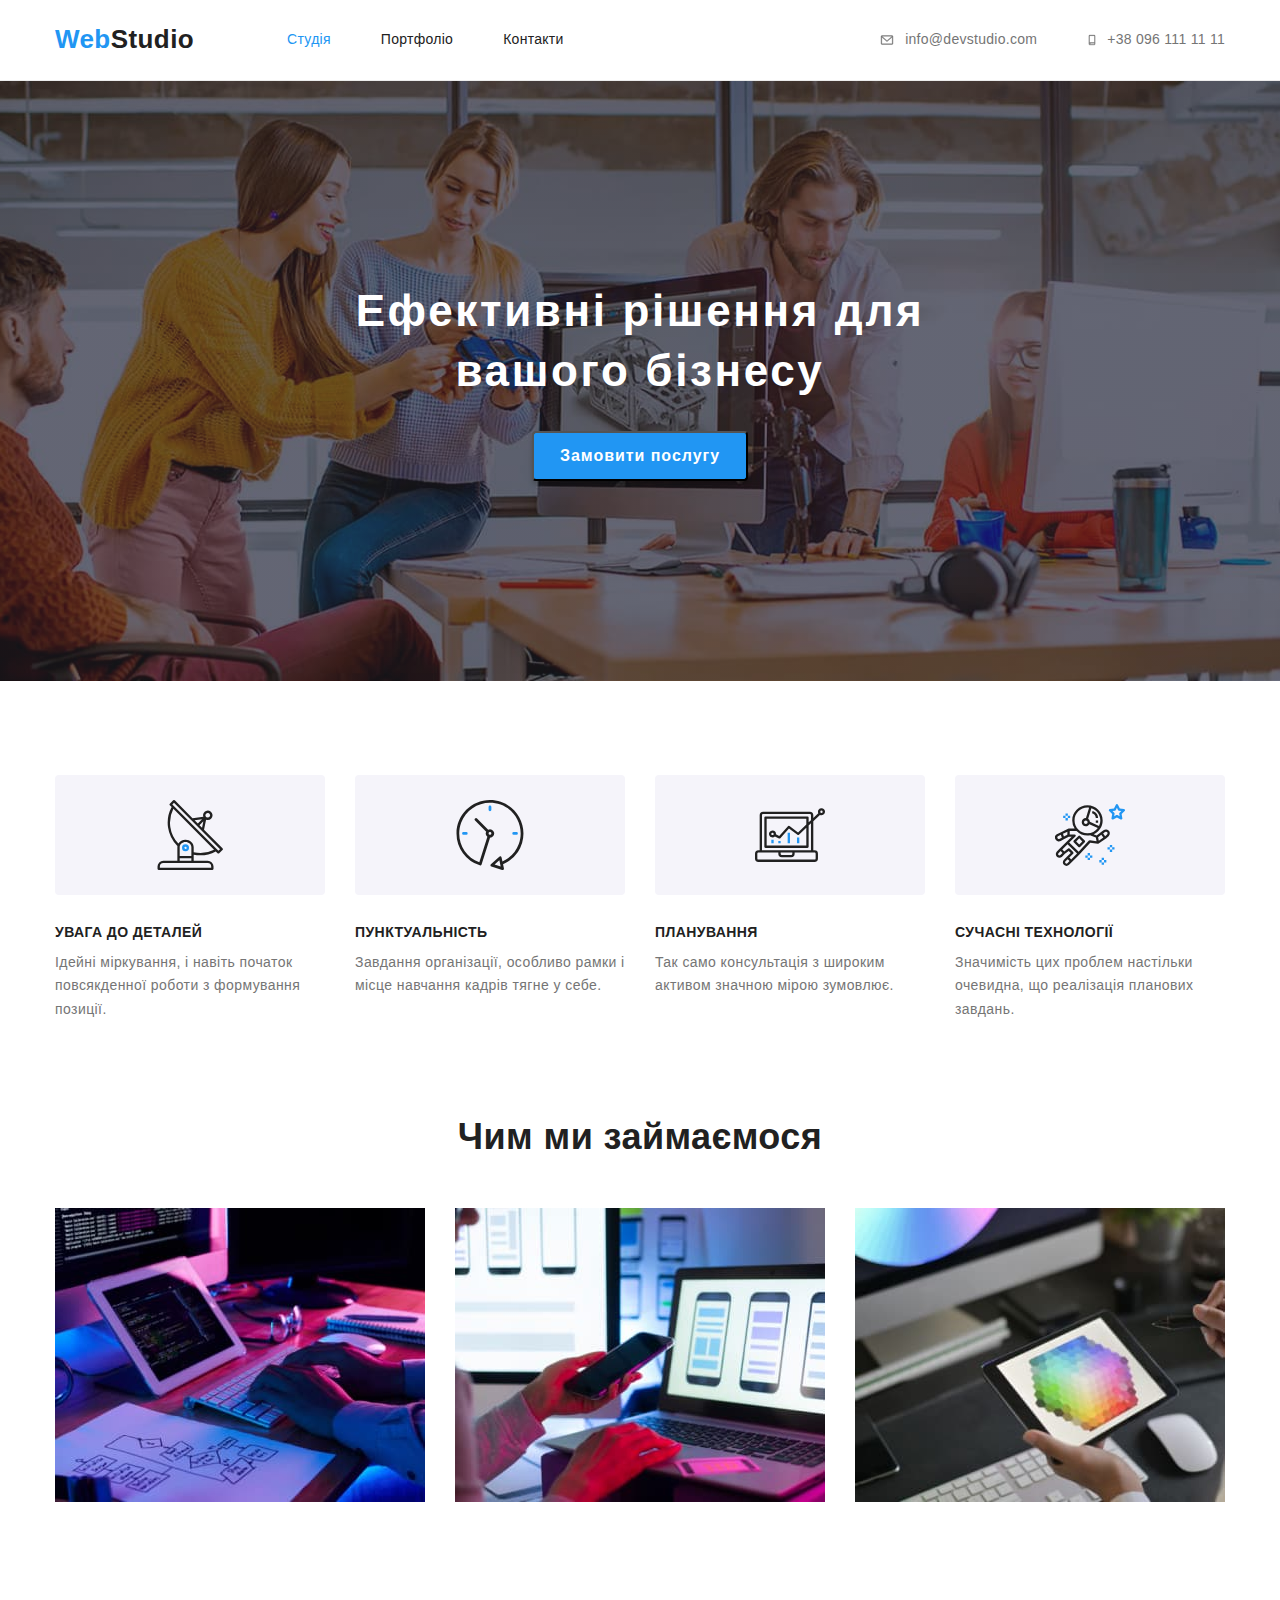
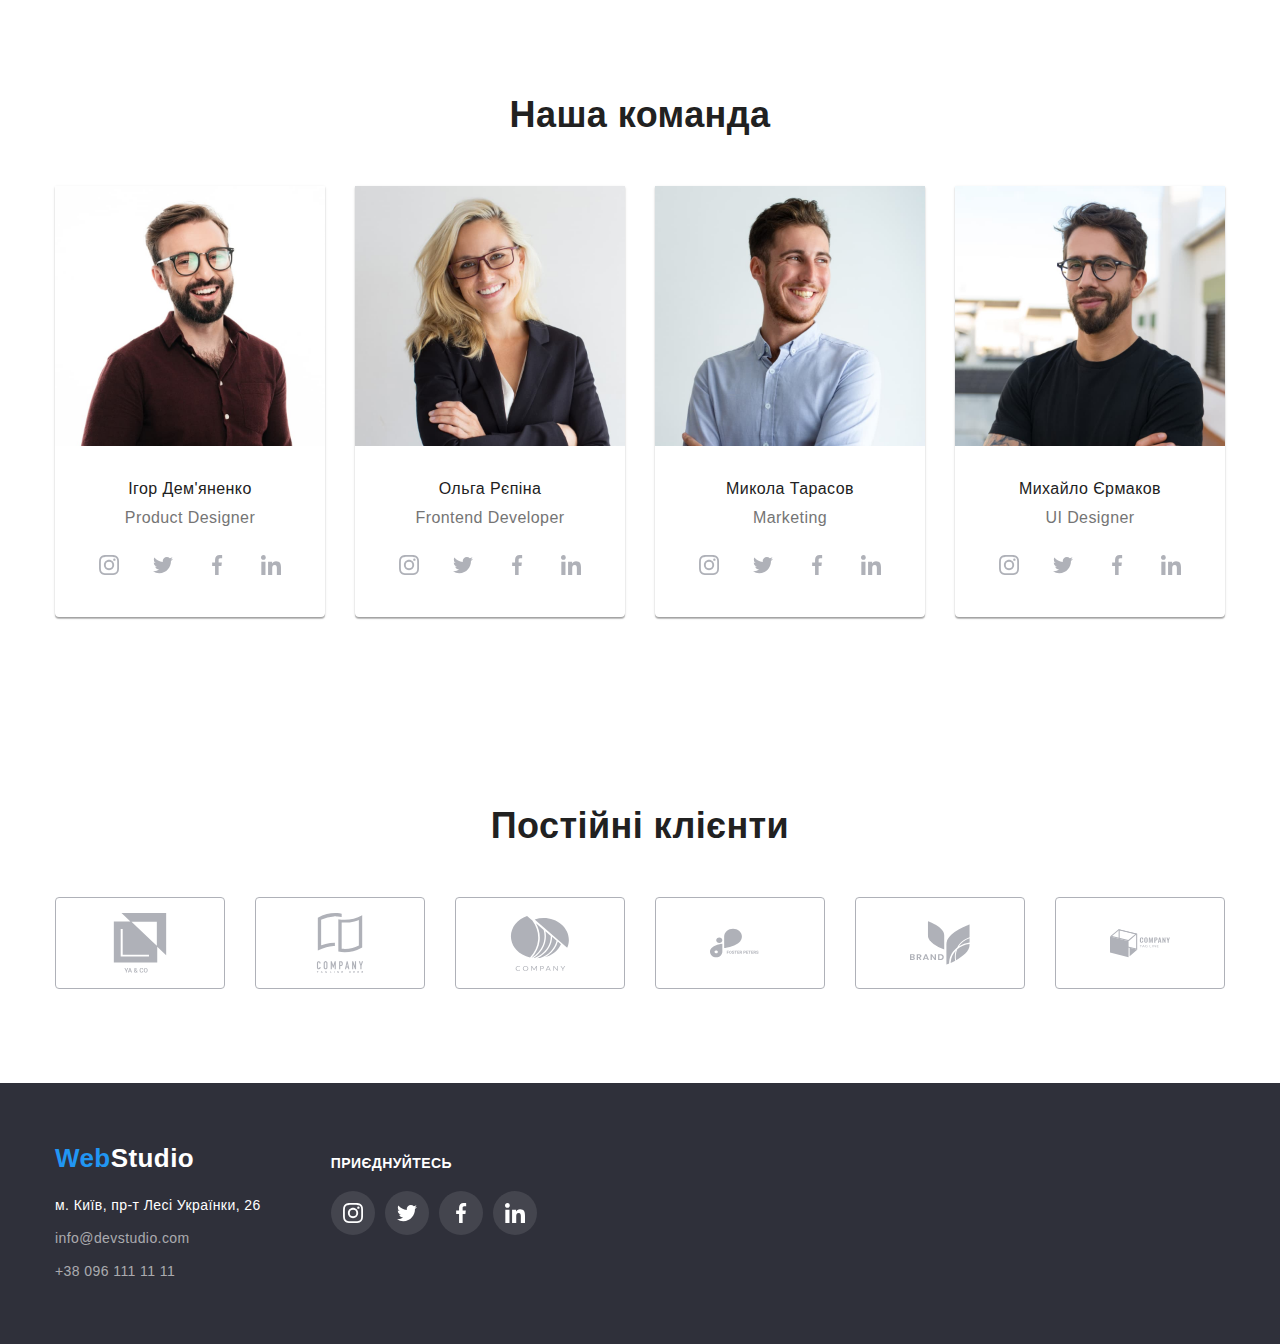
<file: index.html>
<!DOCTYPE html>
<html lang="uk">

<head>
    <meta charset="UTF-8">
    <meta http-equiv="X-UA-Compatible" content="IE=edge">
    <meta name="viewport" content="width=device-width, initial-scale=1.0">
    <title>Студія</title>
    <link rel="stylesheet"
        href="https://fonts.google.com/share?selection.family=Raleway:wght@700%7CRoboto:wght@400;500;700;900">
    <link rel="stylesheet"
        href="https://cdnjs.cloudflare.com/ajax/libs/modern-normalize/1.1.0/modern-normalize.min.css">
    <link rel="stylesheet" href="./css/styles.css">
</head>

<body>
    <header class="section">
        <div class="container header">
            <nav>
                <a class="link logo" href="./index.html"><span class="blue-logo">Web</span><span
                        class="black-logo">Studio</span></a>
                <ul class="list">
                    <li class="item"><a class="link active" href="./index.html">Студія</a></li>
                    <li class="item"><a class="link" href="./portfolio.html">Портфоліо</a></li>
                    <li class="item"><a class="link" href="">Контакти</a></li>
                </ul>
            </nav>
            <ul class="list contacts">
                <li class="item">

                    <a class="link nav-contacts" href="mailto:info@devstudio.com">
                        <svg class="nav-contacts-icon-email">
                            <use href="./images/icons.svg#icon-envelope"></use>
                        </svg>info@devstudio.com</a>
                </li>
                <li class="item"><a class="link nav-contacts" href="tel:+380961111111">
                        <svg class="nav-contacts-icon-phone">
                            <use href="./images/icons.svg#icon-smartphone"></use>
                        </svg>+38 096 111 11 11</a></li>
            </ul>
        </div>
    </header>
    <main>
        <section class="hero section">
            <div class="container">
                <h1>Ефективні рішення для <br> вашого бізнесу</h1>
                <button class="hero-btn" type="button">Замовити послугу</button>
            </div>
        </section>
        <section class="peculiarities section">
            <div class="container">
                <h2 class="visially-hidden">Особливості WebStudio</h2>
                <ul class="list peculiarities">
                    <li>
                        <div class="peculiarities-thumb">
                            <svg class="peculiarities-svg">
                                <use href="./images/icons.svg#icon-details1"></use>
                            </svg>
                        </div>
                        <h3>УВАГА ДО ДЕТАЛЕЙ</h3>
                        <p>Ідейні міркування, і навіть початок повсякденної роботи з формування позиції.</p>
                    </li>
                    <li>
                        <div class="peculiarities-thumb">
                            <svg class="peculiarities-svg">
                                <use href="./images/icons.svg#icon-details2"></use>
                            </svg>
                        </div>
                        <h3>ПУНКТУАЛЬНІСТЬ</h3>
                        <p>Завдання організації, особливо рамки і місце навчання кадрів тягне у себе.</p>
                    </li>
                    <li>
                        <div class="peculiarities-thumb">
                            <svg class="peculiarities-svg">
                                <use href="./images/icons.svg#icon-details3"></use>
                            </svg>
                        </div>
                        <h3>ПЛАНУВАННЯ</h3>
                        <p>Так само консультація з широким активом значною мірою зумовлює.</p>
                    </li>
                    <li>
                        <div class="peculiarities-thumb">
                            <svg class="peculiarities-svg">
                                <use href="./images/icons.svg#icon-details4"></use>
                            </svg>
                        </div>
                        <h3>СУЧАСНІ ТЕХНОЛОГІЇ</h3>
                        <p>Значимість цих проблем настільки очевидна, що реалізація планових завдань.</p>
                    </li>
                </ul>
            </div>
        </section>
        <section class="section our-mission">
            <div class="container">
                <h2 class="title">Чим ми займаємося</h2>
                <ul class="list">
                    <li>
                        <img src="./images/box1.jpg"
                            alt="Створення веб-сайту відповідно до семантичного вмісту на ноутбуці" width="370">
                    </li>
                    <li>
                        <img src="./images/box2.jpg" alt="Адаптація застосунку до мобільних пристроїв" width="370">
                    </li>
                    <li>
                        <img src="./images/box3.jpg" alt="Графічне оформлення сайту" width="370">
                    </li>
                </ul>
            </div>
        </section>
        <section class="our-team section">
            <div class="container">
                <h2 class="title">Наша команда</h2>
                <ul class="list our-team">
                    <li class="our-team-item">
                        <img src="./images/demjanenko.jpg" alt="Ігор Дем'яненко" width="270">
                        <h3>Ігор Дем'яненко</h3>
                        <p>Product Designer</p>
                        <ul class="social-list-links">
                            <li class="social-item">
                                <a class="social-link" href="">
                                    <svg class="social-link-svg">
                                        <use href="./images/icons.svg#icon-instagram"></use>
                                    </svg>
                                </a>
                            </li>
                            <li class="social-item">
                                <a class="social-link" href="">
                                    <svg class="social-link-svg">
                                        <use href="./images/icons.svg#icon-twitter"></use>
                                    </svg>
                                </a>
                            </li>
                            <li class="social-item">
                                <a class="social-link" href="">
                                    <svg class="social-link-svg">
                                        <use href="./images/icons.svg#icon-facebook"></use>
                                    </svg>
                                </a>
                            </li>
                            <li class="social-item">
                                <a class="social-link" href="">
                                    <svg class="social-link-svg">
                                        <use href="./images/icons.svg#icon-linkedin"></use>
                                    </svg>
                                </a>
                            </li>
                        </ul>
                    </li>
                    <li class="our-team-item">
                        <img src="./images/repina.jpg" alt="Ольга Рєпіна" width="270">
                        <h3>Ольга Рєпіна</h3>
                        <p>Frontend Developer</p>
                        <ul class="social-list-links">
                            <li class="social-item">
                                <a class="social-link" href="">
                                    <svg class="social-link-svg">
                                        <use href="./images/icons.svg#icon-instagram"></use>
                                    </svg>
                                </a>
                            </li>
                            <li class="social-item">
                                <a class="social-link" href="">
                                    <svg class="social-link-svg">
                                        <use href="./images/icons.svg#icon-twitter"></use>
                                    </svg>
                                </a>
                            </li>
                            <li class="social-item">
                                <a class="social-link" href="">
                                    <svg class="social-link-svg">
                                        <use href="./images/icons.svg#icon-facebook"></use>
                                    </svg>
                                </a>
                            </li>
                            <li class="social-item">
                                <a class="social-link" href="">
                                    <svg class="social-link-svg">
                                        <use href="./images/icons.svg#icon-linkedin"></use>
                                    </svg>
                                </a>
                            </li>
                        </ul>
                    </li>
                    <li class="our-team-item">
                        <img src="./images/tarasov.jpg" alt="Микола Тарасов" width="270">
                        <h3>Микола Тарасов</h3>
                        <p>Marketing</p>
                        <ul class="social-list-links">
                            <li class="social-item">
                                <a class="social-link" href="">
                                    <svg class="social-link-svg">
                                        <use href="./images/icons.svg#icon-instagram"></use>
                                    </svg>
                                </a>
                            </li>
                            <li class="social-item">
                                <a class="social-link" href="">
                                    <svg class="social-link-svg">
                                        <use href="./images/icons.svg#icon-twitter"></use>
                                    </svg>
                                </a>
                            </li>
                            <li class="social-item">
                                <a class="social-link" href="">
                                    <svg class="social-link-svg">
                                        <use href="./images/icons.svg#icon-facebook"></use>
                                    </svg>
                                </a>
                            </li>
                            <li class="social-item">
                                <a class="social-link" href="">
                                    <svg class="social-link-svg">
                                        <use href="./images/icons.svg#icon-linkedin"></use>
                                    </svg>
                                </a>
                            </li>
                        </ul>
                    </li>
                    <li class="our-team-item">
                        <img src="./images/jermakov.jpg" alt="Михайло Єрмаков" width="270">
                        <h3>Михайло Єрмаков</h3>
                        <p>UI Designer</p>
                        <ul class="social-list-links">
                            <li class="social-item">
                                <a class="social-link" href="">
                                    <svg class="social-link-svg">
                                        <use href="./images/icons.svg#icon-instagram"></use>
                                    </svg>
                                </a>
                            </li>
                            <li class="social-item">
                                <a class="social-link" href="">
                                    <svg class="social-link-svg">
                                        <use href="./images/icons.svg#icon-twitter"></use>
                                    </svg>
                                </a>
                            </li>
                            <li class="social-item">
                                <a class="social-link" href="">
                                    <svg class="social-link-svg">
                                        <use href="./images/icons.svg#icon-facebook"></use>
                                    </svg>
                                </a>
                            </li>
                            <li class="social-item">
                                <a class="social-link" href="">
                                    <svg class="social-link-svg">
                                        <use href="./images/icons.svg#icon-linkedin"></use>
                                    </svg>
                                </a>
                            </li>
                        </ul>
                    </li>
                </ul>
            </div>
        </section>
        <section class="our-clients section">
            <div class="container">
                <h2 class="title">Постійні клієнти</h2>
                <ul class="client-list-links">
                    <li class="client-item">
                        <a class="client-link" href="">
                            <svg class="client-link-svg">
                                <use href="./images/icons.svg#icon-client1"></use>
                            </svg>
                        </a>
                    </li>
                    <li class="client-item">
                        <a class="client-link" href="">
                            <svg class="client-link-svg">
                                <use href="./images/icons.svg#icon-client2"></use>
                            </svg>
                        </a>
                    </li>
                    <li class="client-item">
                        <a class="client-link" href="">
                            <svg class="client-link-svg">
                                <use href="./images/icons.svg#icon-client3"></use>
                            </svg>
                        </a>
                    </li>
                    <li class="client-item">
                        <a class="client-link" href="">
                            <svg class="client-link-svg">
                                <use href="./images/icons.svg#icon-client4"></use>
                            </svg>
                        </a>
                    </li>
                    <li class="client-item">
                        <a class="client-link" href="">
                            <svg class="client-link-svg">
                                <use href="./images/icons.svg#icon-client5"></use>
                            </svg>
                        </a>
                    </li>
                    <li class="client-item">
                        <a class="client-link" href="">
                            <svg class="client-link-svg">
                                <use href="./images/icons.svg#icon-client6"></use>
                            </svg>
                        </a>
                    </li>
                </ul>
            </div>
        </section>
    </main>
    <footer class="section">
        <div class="container">
            <div class="footer-contacts">
                <a class="link logo footer" href="./index.html"><span class="blue-logo">Web</span><span
                        class="white-logo">Studio</span></a>
                <address>
                    <ul>
                        <li><a class="link foot-adress" href="https://goo.gl/maps/WLWmXLNbsvmNYWDa7" target="_blank"
                                rel="noreferrer noopener nofollow">
                                м.
                                Київ, пр-т Лесі Українки, 26</a></li>
                        <li><a class="link foot-contacts" href="mailto:info@devstudio.com">info@devstudio.com</a></li>
                        <li><a class="link foot-contacts" href="tel:+380961111111">+38 096 111 11 11</a></li>
                    </ul>
                </address>
            </div>
            <div class="footer-social-list-links">
                <p>приєднуйтесь</p>
                <ul class="social-list-links">
                    <li class="social-item">
                        <a class="social-link" href="">
                            <svg class="social-link-svg">
                                <use href="./images/icons.svg#icon-instagram"></use>
                            </svg>
                        </a>
                    </li>
                    <li class="social-item">
                        <a class="social-link" href="">
                            <svg class="social-link-svg">
                                <use href="./images/icons.svg#icon-twitter"></use>
                            </svg>
                        </a>
                    </li>
                    <li class="social-item">
                        <a class="social-link" href="">
                            <svg class="social-link-svg">
                                <use href="./images/icons.svg#icon-facebook"></use>
                            </svg>
                        </a>
                    </li>
                    <li class="social-item">
                        <a class="social-link" href="">
                            <svg class="social-link-svg">
                                <use href="./images/icons.svg#icon-linkedin"></use>
                            </svg>
                        </a>
                    </li>
                </ul>
            </div>
        </div>
    </footer>
</body>

</html>
</file>
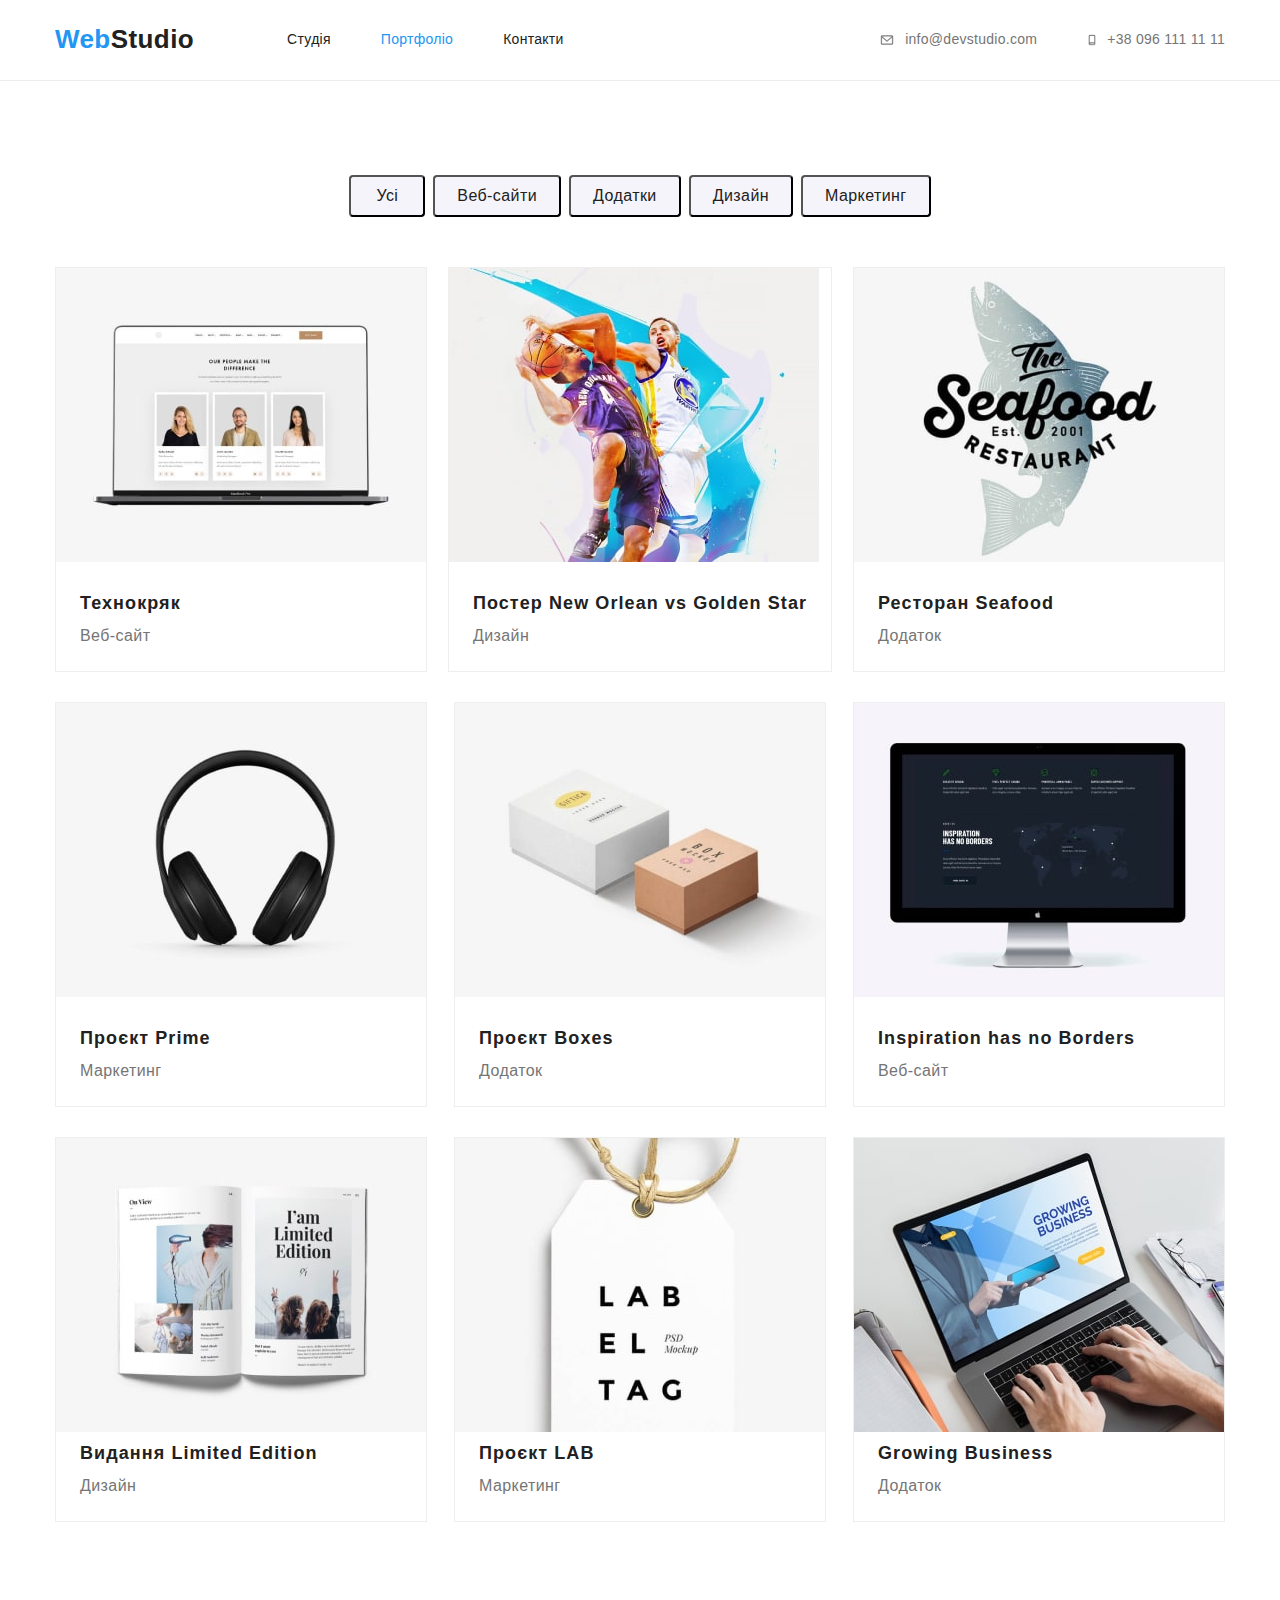
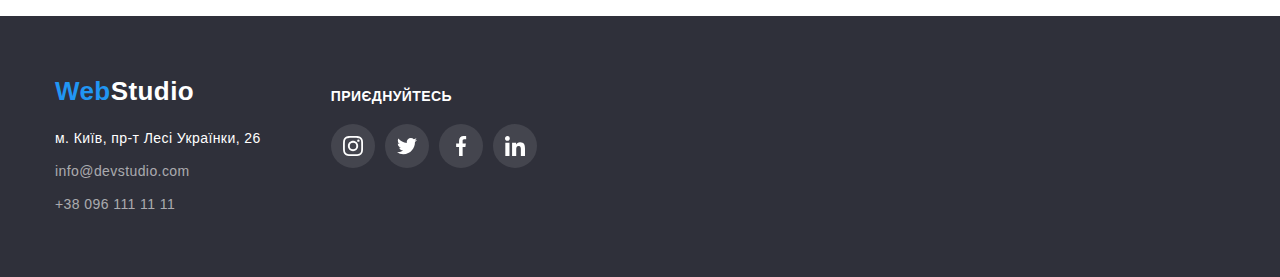
<file: portfolio.html>
<!DOCTYPE html>
<html lang="uk">

<head>
    <meta charset="UTF-8">
    <meta http-equiv="X-UA-Compatible" content="IE=edge">
    <meta name="viewport" content="width=device-width, initial-scale=1.0">
    <title>Портфоліо</title>
    <link rel="stylesheet"
        href="https://fonts.google.com/share?selection.family=Raleway:wght@700%7CRoboto:wght@400;500;700;900">
    <link rel="stylesheet"
        href="https://cdnjs.cloudflare.com/ajax/libs/modern-normalize/1.1.0/modern-normalize.min.css">
    <link rel="stylesheet" href="./css/styles.css">
</head>

<body>
    <header class="section">
        <div class="container header">
            <nav>
                <a class="link logo" href="./index.html"><span class="blue-logo">Web</span><span
                        class="black-logo">Studio</span></a>
                <ul class="list">
                    <li class="item"><a class="link" href="./index.html">Студія</a></li>
                    <li class="item"><a class="link active" href="./portfolio.html">Портфоліо</a></li>
                    <li class="item"><a class="link" href="">Контакти</a></li>
                </ul>
            </nav>
            <ul class="list contacts">
                <li class="item">

                    <a class="link nav-contacts" href="mailto:info@devstudio.com">
                        <svg class="nav-contacts-icon-email">
                            <use href="./images/icons.svg#icon-envelope"></use>
                        </svg>info@devstudio.com</a>
                </li>
                <li class="item"><a class="link nav-contacts" href="tel:+380961111111">
                        <svg class="nav-contacts-icon-phone">
                            <use href="./images/icons.svg#icon-smartphone"></use>
                        </svg>+38 096 111 11 11</a></li>
            </ul>
        </div>
    </header>
    <main>
        <section class="section">
            <div class="container">
                <h1 class="visially-hidden">Приклади робіт</h1>
                <ul class="list buttons">
                    <li class="portfolio-item"><button class="btn common" type="button">Усі</button></li>
                    <li class="portfolio-item"><button class="btn" type="button">Веб-сайти</button></li>
                    <li class="portfolio-item"><button class="btn" type="button">Додатки</button></li>
                    <li class="portfolio-item"><button class="btn" type="button">Дизайн</button></li>
                    <li class="portfolio-item"><button class="btn" type="button">Маркетинг</button></li>
                </ul>
                <ul class="list portfolio">
                    <li class="portfolio-item">
                        <img class="portfolio-img" src="./images/portfolio/img1.jpg" alt="Технокряк" width="370">
                        <h2 class="portfolio-title">Технокряк</h2>
                        <p class="portfolio-text">Веб-сайт</p>
                    </li>
                    <li class="portfolio-item">
                        <img class="portfolio-img" src="./images/portfolio/img2.jpg"
                            alt="Постер New Orlean vs Golden Star" width="370">
                        <h2 class="portfolio-title">Постер New Orlean vs Golden Star</h2>
                        <p class="portfolio-text">Дизайн</p>
                    </li>
                    <li class="portfolio-item">
                        <img class="portfolio-img" src="./images/portfolio/img3.jpg" alt="Ресторан Seafood" width="370">
                        <h2 class="portfolio-title">Ресторан Seafood </h2>
                        <p class="portfolio-text">Додаток</p>
                    </li>
                    <li class="portfolio-item">
                        <img class="portfolio-img" src="./images/portfolio/img4.jpg" alt="Проєкт Prime" width="370">
                        <h2 class="portfolio-title">Проєкт Prime</h2>
                        <p class="portfolio-text">Маркетинг</p>
                    </li>
                    <li class="portfolio-item">
                        <img class="portfolio-img" src="./images/portfolio/img5.jpg" alt="Проєкт Boxes" width="370">
                        <h2 class="portfolio-title">Проєкт Boxes</h2>
                        <p class="portfolio-text">Додаток</p>
                    </li>
                    <li class="portfolio-item">
                        <img class="portfolio-img" src="./images/portfolio/img6.jpg" alt="Inspiration has no Borders"
                            width="370">
                        <h2 class="portfolio-title">Inspiration has no Borders</h2>
                        <p class="portfolio-text">Веб-сайт</p>
                    </li>
                    <li class="portfolio-item">
                        <img src="./images/portfolio/img7.jpg" alt="Видання Limited Edition" width="370">
                        <h2 class="portfolio-title">Видання Limited Edition</h2>
                        <p class="portfolio-text">Дизайн</p>
                    </li>
                    <li class="portfolio-item">
                        <img src="./images/portfolio/img8.jpg" alt="Проєкт LAB" width="370">
                        <h2 class="portfolio-title">Проєкт LAB</h2>
                        <p class="portfolio-text">Маркетинг</p>
                    </li>
                    <li class="portfolio-item">
                        <img src="./images/portfolio/img9.jpg" alt="Growing Business" width="370">
                        <h2 class="portfolio-title">Growing Business</h2>
                        <p class="portfolio-text">Додаток</p>
                    </li>
                </ul>
            </div>

        </section>
    </main>
    <footer class="section">
        <div class="container">
            <div class="footer-contacts">
                <a class="link logo footer" href="./index.html"><span class="blue-logo">Web</span><span
                        class="white-logo">Studio</span></a>
                <address>
                    <ul>
                        <li><a class="link foot-adress" href="https://goo.gl/maps/WLWmXLNbsvmNYWDa7" target="_blank"
                                rel="noreferrer noopener nofollow">
                                м.
                                Київ, пр-т Лесі Українки, 26</a></li>
                        <li><a class="link foot-contacts" href="mailto:info@devstudio.com">info@devstudio.com</a></li>
                        <li><a class="link foot-contacts" href="tel:+380961111111">+38 096 111 11 11</a></li>
                    </ul>
                </address>
            </div>
            <div class="footer-social-list-links">
                <p>приєднуйтесь</p>
                <ul class="social-list-links">
                    <li class="social-item">
                        <a class="social-link" href="">
                            <svg class="social-link-svg">
                                <use href="./images/icons.svg#icon-instagram"></use>
                            </svg>
                        </a>
                    </li>
                    <li class="social-item">
                        <a class="social-link" href="">
                            <svg class="social-link-svg">
                                <use href="./images/icons.svg#icon-twitter"></use>
                            </svg>
                        </a>
                    </li>
                    <li class="social-item">
                        <a class="social-link" href="">
                            <svg class="social-link-svg">
                                <use href="./images/icons.svg#icon-facebook"></use>
                            </svg>
                        </a>
                    </li>
                    <li class="social-item">
                        <a class="social-link" href="">
                            <svg class="social-link-svg">
                                <use href="./images/icons.svg#icon-linkedin"></use>
                            </svg>
                        </a>
                    </li>
                </ul>
            </div>
        </div>
    </footer>
</body>

</html>
</file>
<file: css/styles.css>
:root {
  --main-color: #757575;
  --accent-color: #2196f3;
  --header-color: #212121;
  --white-color: #ffffff;
  --background-btn: #f5f4fa;
  --background-section: #2f303a;
  --social-link-color: #afb1b8;
}
/* GENERAL */
body {
  font-family: "Roboto", sans-serif;
  font-size: 14px;
  letter-spacing: 0.03em;
  color: var(--main-color);
  background-color: var(--white-color);
}

h1,
h2,
h3,
h4,
h5,
h6,
p,
ul {
  margin: 0;
  padding: 0;
}
.section {
  padding: 94px 0px;
}

header.section {
  padding-top: 0;
  padding-bottom: 0;
}
.hero.section {
  padding-top: 200px;
  padding-bottom: 200px;
}
footer.section {
  padding-top: 60px;
  padding-bottom: 60px;
}
header {
  border-bottom: 1px solid #ececec;
}

.container {
  width: 1200px;
  margin-top: 0;
  margin-bottom: 0;
  margin-left: auto;
  margin-right: auto;
  padding: 0 15px;
}

nav {
  display: flex;
  align-items: center;
}

.container.header {
  display: flex;
}
.link {
  display: block;
  
  text-decoration: none;
  font-weight: 500;
  font-size: inherit;
  line-height: 1.14;
  letter-spacing: 0.02em;
  color: var(--header-color);
}
.link.nav-contacts {
  display: flex;
  align-items: center;

  color: inherit;
}

.nav-contacts-icon-email,
.nav-contacts-icon-phone {
  margin-right: 10px;

  stroke: currentColor;
}

.nav-contacts-icon-email {
  width: 16px;
  height: 12px;

  fill: currentColor;
}
.nav-contacts-icon-phone {
  width: 10px;
  height: 16px;

  fill: currentColor;
}

.link:hover,
.link:focus,
.active {
  color: var(--accent-color);
}
.logo {
  margin-right: 93px;

  font-family: "Raleway", sans-serif;
  font-style: normal;
  font-weight: 700;
  font-size: 26px;
  line-height: 1.19;
  letter-spacing: inherit;
}
.blue-logo {
  color: var(--accent-color);
}
.black-logo {
  color: var(--header-color);
}
.white-logo {
  color: var(--white-color);
}

ul {
  list-style: none;
}
.list {
  display: flex;
  justify-content: space-between;
  align-items: center;
}
/* Footer */
.foot-adress {
  margin-bottom: 9px;

  font-weight: inherit;
  line-height: 1.71;
  letter-spacing: inherit;
  color: var(--white-color);
}
.foot-contacts {
  font-weight: inherit;
  line-height: 1.71;
  letter-spacing: inherit;
  color: rgba(255, 255, 255, 0.6);
}
.container .link.logo {
  margin-top: 24px;
  margin-bottom: 25px;
}
address {
  font-style: normal;
}

address li:not(:last-child) {
  margin-bottom: 9px;
}
footer.section {
  background-color: var(--background-section);
}
footer .container {
  display: flex;
}
.footer-contacts {
  margin-right: 70px;
}
.link.logo.footer {
  margin: 0px 0px 20px;
}

.footer-social-list-links > p {
  margin-top: 12px;
    margin-bottom: 20px;

  font-weight: 700;
  line-height: calc(16 / 14);
  text-transform: uppercase;
  color: var(--white-color);
}
.social-list-links {
  display: inline-flex;
  justify-content: space-between;

  width: 206px;
  height: 44px;
}
.social-link {
  display: flex;
  justify-content: center;
  align-items: center;

  width: 44px;
  height: 44px;

  color: var(--social-link-color);
  background-color: rgba(255, 255, 255, 0.1);
  border-radius: 50%;
}
.social-link:hover,
.social-link:focus {
  background-color: var(--accent-color);
  color: var(--white-color);
}

.social-link:not(:nth-last-child()) {
  margin-right: 10px;
}
.social-link-svg {
  width: 20px;
  height: 20px;

  fill: currentColor;
}

footer .social-link-svg {
  fill: var(--white-color);
}

/* Studio */

.list > .item:not(:last-child) {
  margin-right: 50px;
}

.list.contacts {
  margin-left: auto;
}
.list.peculiarities,
.list.our-team {
  align-items: flex-start;
  gap: 30px;
}

.hero h1 {
  margin-bottom: 30px;

  font-weight: 900;
  font-size: 44px;
  line-height: 1.36;
  letter-spacing: 0.06em;
  text-align: center;
  color: var(--white-color);
}
.hero.section {
  background-image: linear-gradient(
      to bottom,
      rgba(47, 48, 58, 0.4),
      rgba(47, 48, 58, 0.4)
    ),
    url(../images/hero-img.jpg);
  background-repeat: no-repeat;
  background-position: center;
  background-size: 1600px;
  background-color: #c4c4c4;
}
.hero-btn {
  display: block;

  width: 216px;
  height: 50px;
  border-radius: 4px;
  margin-left: auto;
  margin-right: auto;
  
  font-family: inherit;
  font-weight: 700;
  font-size: 16px;
  line-height: 1.88;
  text-align: center;
  letter-spacing: 0.06em;
  color: var(--white-color);
  background-color: var(--accent-color);
  box-shadow: 0px 4px 4px rgba(0, 0, 0, 0.15);
}
.hero-btn:active,
.hero-btn:hover,
.hero-btn:focus {
  background: #188ce8;
  box-shadow: 0px 4px 4px rgba(0, 0, 0, 0.15);
  border-radius: 4px;

  cursor: pointer;
}
.visially-hidden {
  position: absolute;
  white-space: nowrap;
  width: 1px;
  height: 1px;
  overflow: hidden;
  border: 0;
  padding: 0;
  clip: rect(0 0 0 0);
  clip-path: inset(50%);
  margin: -1px;
}

.peculiarities-thumb {
  display: flex;
  justify-content: center;
  align-items: center;

  width: 270px;
  height: 120px;
  margin-bottom: 30px;

  background-color: var(--background-btn);
  border-radius: 4px;
}

.peculiarities-svg {
  width: 70px;
  height: 70px;

  fill: #000;
}

.peculiarities h3 {
  margin-bottom: 10px;

  font-size: inherit;
  font-weight: 700;
  line-height: 1.14;
  color: var(--header-color);
}

.peculiarities p {
  line-height: 1.71;
}
.section.our-mission {
  padding-top: 0;
}
h2.title {
  margin-bottom: 50px;

  font-size: 36px;
  line-height: 1.17;
  text-align: center;
  color: var(--header-color);
}
.our-team img {
  margin-bottom: 30px;
}
.our-team h3 {
  margin-bottom: 10px;

  font-weight: 500;
  font-size: 16px;
  line-height: 1.19;
  text-align: center;
  color: var(--header-color);
}
.our-team p {
  margin-bottom: 16px;

  font-size: 16px;
  line-height: 1.19;
  text-align: center;
}
.our-team .social-list-links {
  margin: 0 32px 30px;
}

.our-team-item {
  box-shadow: 0px 1px 3px rgba(0, 0, 0, 0.12), 0px 1px 1px rgba(0, 0, 0, 0.14),
    0px 2px 1px rgba(0, 0, 0, 0.2);
  border-radius: 0px 0px 4px 4px;
}

.client-list-links {
  display: flex;
  justify-content: space-between;
  align-items: center;
}
.client-link {
  display: flex;
  justify-content: center;
  align-items: center;

  width: 170px;
  height: 92px;

  color: var(--social-link-color);
  border: 1px solid var(--social-link-color);
  border-radius: 4px;
}
.client-link:hover,
.client-link:focus {
  border-color: var(--accent-color);
  color: var(--accent-color);
}

.client-link-svg {
  width: 106px;
  height: 60px;

  fill: currentColor;
}

/* Portfolio */
.portfolio-img {
  margin-bottom: 20px;
}

.portfolio-title {
  margin-left: 24px;
    margin-right: 24px;
 
  font-size: 18px;
  line-height: 2;
  letter-spacing: 0.06em;
  color: var(--header-color);
}
.portfolio-text {
  margin-left: 24px;
  margin-right: 24px;
  margin-bottom: 20px;
  
  font-size: 16px;
  line-height: 1.88;
}
.list.buttons {
  justify-content: center;

  margin-bottom: 50px;
}
.list.buttons > .portfolio-item:not(:last-child) {
  margin-right: 8px;
}
.btn {
  padding: 6px 22px;

  font-family: inherit;
  font-weight: 500;
  font-size: 16px;
  line-height: 1.62;
  text-align: center;
  letter-spacing: inherit;
  color: var(--header-color);
  background-color: var(--background-btn);
  border-radius: 4px;
}
.btn.common {
  padding-left: 25px;
  padding-right: 25px;
}
.btn:focus,
.btn:hover,
.btn:active {
  cursor: pointer;

  color: var(--white-color);
  background-color: var(--accent-color);
  box-shadow: 0px 3px 1px rgba(0, 0, 0, 0.1), 0px 1px 2px rgba(0, 0, 0, 0.08),
    0px 2px 2px rgba(0, 0, 0, 0.12);
}
.list.portfolio {
  flex-wrap: wrap;
}
.list.portfolio .portfolio-item {
  margin-bottom: 30px;
  
  border: 1px solid #eeeeee;
}
.list.portfolio > .portfolio-item:nth-child(n + 7) {
  margin-bottom: 0px;
}
.portfolio-item:hover,
.portfolio-item:focus {
  box-shadow: 0px 1px 1px rgba(0, 0, 0, 0.12), 0px 4px 4px rgba(0, 0, 0, 0.06),
    1px 4px 6px rgba(0, 0, 0, 0.16);
}
</file>
